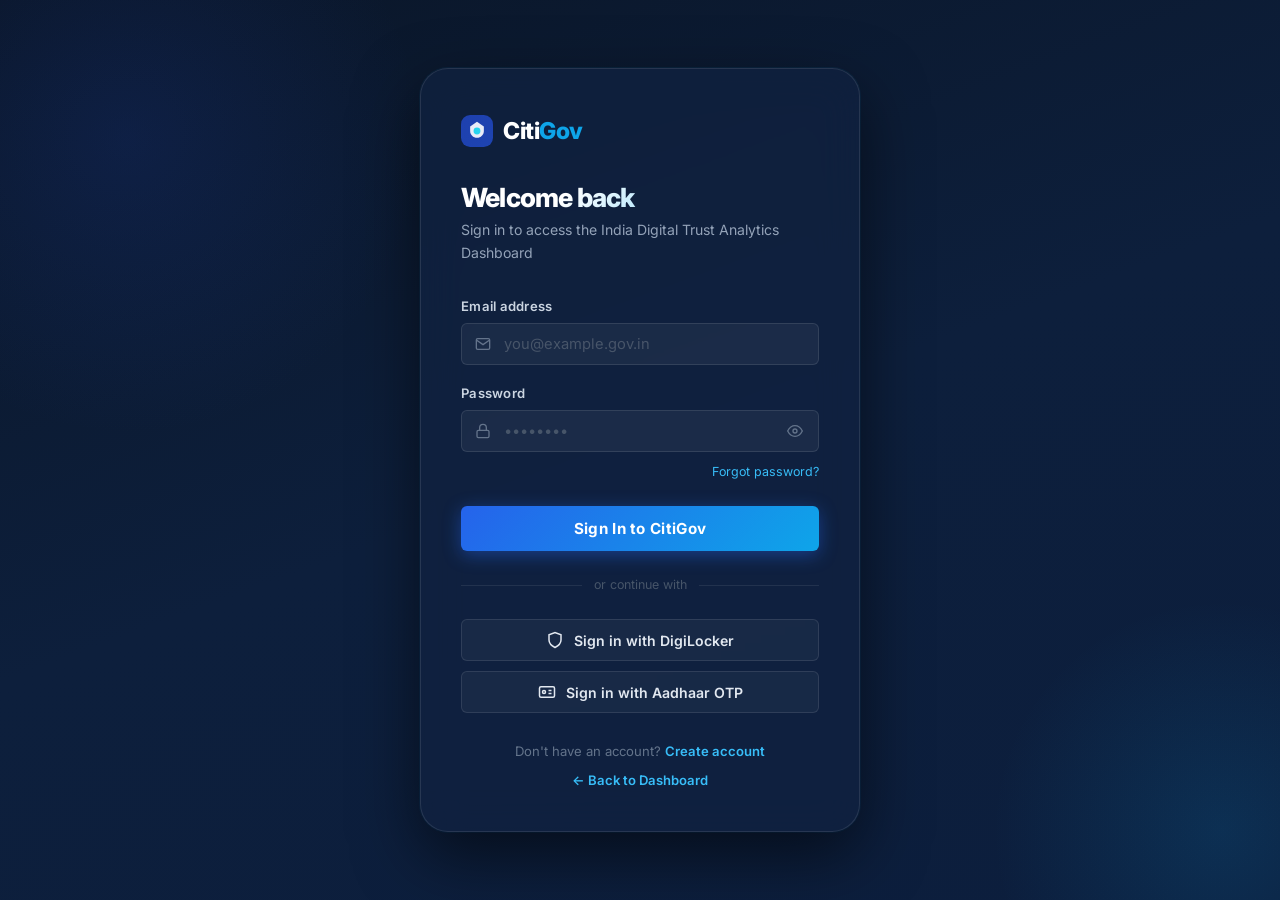
<file: login.html>
<!DOCTYPE html>
<html lang="en">
<head>
  <meta charset="UTF-8" />
  <meta name="viewport" content="width=device-width, initial-scale=1.0" />
  <meta name="description" content="Log in to CitiGov — India Citizen Trust Analytics Dashboard." />
  <title>Login — CitiGov</title>

  <!-- Google Fonts -->
  <link rel="preconnect" href="https://fonts.googleapis.com" />
  <link rel="preconnect" href="https://fonts.gstatic.com" crossorigin />
  <link href="https://fonts.googleapis.com/css2?family=Inter:wght@300;400;500;600;700;800;900&family=DM+Sans:wght@400;500;700&display=swap" rel="stylesheet" />

  <!-- Shared App Styles -->
  <link rel="stylesheet" href="css/style.css" />

  <style>
    /* ── LOGIN PAGE SPECIFIC STYLES ─────────────────────────── */
    .login-bg {
      min-height: 100vh;
      display: flex;
      align-items: center;
      justify-content: center;
      padding: 24px;
      background: linear-gradient(160deg, var(--navy) 0%, var(--navy-mid) 50%, #0c1e3d 100%);
      position: relative;
      overflow: hidden;
    }

    /* Decorative blobs */
    .login-bg::before {
      content: '';
      position: absolute;
      top: -20%;
      left: -15%;
      width: 640px;
      height: 640px;
      border-radius: 50%;
      background: radial-gradient(circle, rgba(30,64,175,.18) 0%, transparent 65%);
      pointer-events: none;
    }
    .login-bg::after {
      content: '';
      position: absolute;
      bottom: -20%;
      right: -15%;
      width: 500px;
      height: 500px;
      border-radius: 50%;
      background: radial-gradient(circle, rgba(14,165,233,.13) 0%, transparent 65%);
      pointer-events: none;
    }

    /* Card */
    .login-card {
      position: relative;
      z-index: 1;
      width: 100%;
      max-width: 440px;
      background: rgba(16, 34, 64, 0.75);
      border: 1px solid rgba(255,255,255,.1);
      border-radius: var(--radius-xl);
      padding: 44px 40px 40px;
      backdrop-filter: blur(20px);
      box-shadow: 0 24px 64px rgba(0,0,0,.55), 0 0 0 1px rgba(14,165,233,.08);
      animation: fadeUp .45s cubic-bezier(.4,0,.2,1) both;
    }

    @keyframes fadeUp {
      from { opacity: 0; transform: translateY(28px); }
      to   { opacity: 1; transform: translateY(0); }
    }

    /* Logo / branding */
    .login-brand {
      display: flex;
      align-items: center;
      gap: 10px;
      margin-bottom: 32px;
    }
    .login-brand-text {
      font-size: 1.45rem;
      font-weight: 800;
      color: var(--white);
      letter-spacing: -.5px;
    }
    .login-brand-accent { color: var(--cyan); }

    /* Heading */
    .login-heading {
      font-size: 1.65rem;
      font-weight: 800;
      letter-spacing: -.03em;
      background: linear-gradient(135deg, var(--white) 30%, var(--cyan-light));
      -webkit-background-clip: text;
      -webkit-text-fill-color: transparent;
      background-clip: text;
      margin-bottom: 6px;
    }
    .login-subtext {
      font-size: .88rem;
      color: var(--gray-400);
      margin-bottom: 32px;
    }

    /* Form fields */
    .form-group {
      display: flex;
      flex-direction: column;
      gap: 6px;
      margin-bottom: 18px;
    }
    .form-label {
      font-size: .82rem;
      font-weight: 600;
      color: var(--gray-300);
      letter-spacing: .02em;
    }
    .form-field-wrap {
      position: relative;
      display: flex;
      align-items: center;
    }
    .form-field-icon {
      position: absolute;
      left: 14px;
      color: var(--gray-500);
      pointer-events: none;
      display: flex;
    }
    .form-input {
      width: 100%;
      padding: 11px 14px 11px 42px;
      border-radius: var(--radius-sm);
      background: rgba(255,255,255,.05);
      border: 1px solid rgba(255,255,255,.1);
      color: var(--gray-100);
      font-size: .92rem;
      font-family: var(--font-main);
      transition: border-color var(--transition), box-shadow var(--transition), background var(--transition);
      outline: none;
    }
    .form-input::placeholder { color: var(--gray-600); }
    .form-input:focus {
      border-color: var(--cyan-light);
      background: rgba(14,165,233,.06);
      box-shadow: 0 0 0 3px rgba(14,165,233,.15);
    }

    /* Password toggle */
    .pw-toggle {
      position: absolute;
      right: 12px;
      background: none;
      border: none;
      color: var(--gray-500);
      cursor: pointer;
      padding: 4px;
      display: flex;
      transition: color var(--transition);
    }
    .pw-toggle:hover { color: var(--cyan-light); }

    /* Forgot password */
    .forgot-row {
      display: flex;
      justify-content: flex-end;
      margin-top: -8px;
      margin-bottom: 24px;
    }
    .forgot-link {
      font-size: .78rem;
      color: var(--cyan-light);
      transition: opacity var(--transition);
    }
    .forgot-link:hover { opacity: .75; }

    /* Login button */
    .btn-login {
      width: 100%;
      padding: 13px;
      border-radius: var(--radius-sm);
      border: none;
      font-family: var(--font-main);
      font-size: .95rem;
      font-weight: 700;
      color: var(--white);
      background: linear-gradient(135deg, var(--blue-mid), var(--cyan));
      box-shadow: 0 4px 18px rgba(37,99,235,.45);
      cursor: pointer;
      transition: transform var(--transition), box-shadow var(--transition);
      letter-spacing: .02em;
      position: relative;
      overflow: hidden;
    }
    .btn-login::after {
      content: '';
      position: absolute;
      inset: 0;
      background: rgba(255,255,255,.08);
      opacity: 0;
      transition: opacity var(--transition);
    }
    .btn-login:hover {
      transform: translateY(-2px);
      box-shadow: 0 8px 28px rgba(37,99,235,.6);
    }
    .btn-login:hover::after { opacity: 1; }
    .btn-login:active { transform: translateY(0); }

    /* Divider */
    .divider {
      display: flex;
      align-items: center;
      gap: 12px;
      margin: 24px 0;
      color: var(--gray-600);
      font-size: .78rem;
    }
    .divider::before, .divider::after {
      content: '';
      flex: 1;
      height: 1px;
      background: rgba(255,255,255,.08);
    }

    /* Social / SSO buttons */
    .sso-btn {
      width: 100%;
      padding: 11px;
      border-radius: var(--radius-sm);
      border: 1px solid rgba(255,255,255,.1);
      background: rgba(255,255,255,.04);
      color: var(--gray-200);
      font-family: var(--font-main);
      font-size: .88rem;
      font-weight: 600;
      cursor: pointer;
      display: flex;
      align-items: center;
      justify-content: center;
      gap: 10px;
      transition: all var(--transition);
      margin-bottom: 10px;
    }
    .sso-btn:hover {
      background: rgba(255,255,255,.09);
      border-color: rgba(255,255,255,.2);
      color: var(--white);
      transform: translateY(-1px);
    }

    /* Footer text */
    .login-footer-text {
      text-align: center;
      font-size: .82rem;
      color: var(--gray-500);
      margin-top: 28px;
    }
    .login-footer-text a {
      color: var(--cyan-light);
      font-weight: 600;
      transition: opacity var(--transition);
    }
    .login-footer-text a:hover { opacity: .75; }

    /* Error message */
    .form-error {
      display: none;
      font-size: .78rem;
      color: var(--red);
      background: rgba(239,68,68,.08);
      border: 1px solid rgba(239,68,68,.2);
      border-radius: var(--radius-sm);
      padding: 9px 12px;
      margin-bottom: 16px;
    }
    .form-error.visible { display: block; }

    /* Success state */
    .login-success {
      display: none;
      flex-direction: column;
      align-items: center;
      text-align: center;
      gap: 12px;
      padding: 12px 0;
    }
    .login-success.visible { display: flex; }
    .success-icon {
      width: 64px; height: 64px;
      border-radius: 50%;
      background: rgba(34,197,94,.15);
      border: 2px solid rgba(34,197,94,.3);
      display: flex; align-items: center; justify-content: center;
      font-size: 2rem;
      animation: popIn .4s cubic-bezier(.34,1.56,.64,1);
    }
    @keyframes popIn {
      from { transform: scale(0); }
      to   { transform: scale(1); }
    }
    .success-title { font-size: 1.1rem; font-weight: 700; color: var(--green); }
    .success-msg   { font-size: .85rem; color: var(--gray-400); }

    /* Responsive */
    @media (max-width: 480px) {
      .login-card { padding: 32px 22px 28px; }
    }
  </style>
</head>
<body>
  <div class="login-bg" role="main">
    <div class="login-card" aria-label="Login form">

      <!-- Brand -->
      <div class="login-brand">
        <svg width="32" height="32" viewBox="0 0 28 28" fill="none" xmlns="http://www.w3.org/2000/svg" aria-hidden="true">
          <rect width="28" height="28" rx="8" fill="url(#lgLogoGrad)"/>
          <path d="M14 6L20 10V14C20 17.314 17.314 20 14 20C10.686 20 8 17.314 8 14V10L14 6Z" fill="white" opacity="0.9"/>
          <circle cx="14" cy="14" r="3" fill="url(#lgLogoGrad2)"/>
          <defs>
            <linearGradient id="lgLogoGrad" x1="0" y1="0" x2="28" y2="28">
              <stop offset="0%" stop-color="#1e40af"/>
              <stop offset="100%" stop-color="#0ea5e9"/>
            </linearGradient>
            <linearGradient id="lgLogoGrad2" x1="0" y1="0" x2="12" y2="12">
              <stop offset="0%" stop-color="#22d3ee"/>
              <stop offset="100%" stop-color="#a5f3fc"/>
            </linearGradient>
          </defs>
        </svg>
        <span class="login-brand-text">Citi<span class="login-brand-accent">Gov</span></span>
      </div>

      <!-- Heading -->
      <h1 class="login-heading">Welcome back</h1>
      <p class="login-subtext">Sign in to access the India Digital Trust Analytics Dashboard</p>

      <!-- Login form -->
      <form id="loginForm" novalidate>

        <!-- Error banner -->
        <div class="form-error" id="loginError" role="alert">
          Invalid email or password. Please try again.
        </div>

        <!-- Email -->
        <div class="form-group">
          <label class="form-label" for="loginEmail">Email address</label>
          <div class="form-field-wrap">
            <span class="form-field-icon" aria-hidden="true">
              <svg width="16" height="16" viewBox="0 0 24 24" fill="none" stroke="currentColor" stroke-width="2">
                <path d="M4 4h16c1.1 0 2 .9 2 2v12c0 1.1-.9 2-2 2H4c-1.1 0-2-.9-2-2V6c0-1.1.9-2 2-2z"/><polyline points="22,6 12,13 2,6"/>
              </svg>
            </span>
            <input
              type="email"
              id="loginEmail"
              class="form-input"
              placeholder="you@example.gov.in"
              autocomplete="email"
              required
            />
          </div>
        </div>

        <!-- Password -->
        <div class="form-group">
          <label class="form-label" for="loginPassword">Password</label>
          <div class="form-field-wrap">
            <span class="form-field-icon" aria-hidden="true">
              <svg width="16" height="16" viewBox="0 0 24 24" fill="none" stroke="currentColor" stroke-width="2">
                <rect x="3" y="11" width="18" height="11" rx="2" ry="2"/><path d="M7 11V7a5 5 0 0 1 10 0v4"/>
              </svg>
            </span>
            <input
              type="password"
              id="loginPassword"
              class="form-input"
              placeholder="••••••••"
              autocomplete="current-password"
              required
            />
            <button
              type="button"
              class="pw-toggle"
              id="pwToggle"
              aria-label="Show or hide password"
              title="Toggle password visibility"
            >
              <svg id="eyeIcon" width="16" height="16" viewBox="0 0 24 24" fill="none" stroke="currentColor" stroke-width="2">
                <path d="M1 12s4-8 11-8 11 8 11 8-4 8-11 8-11-8-11-8z"/><circle cx="12" cy="12" r="3"/>
              </svg>
            </button>
          </div>
        </div>

        <!-- Forgot password -->
        <div class="forgot-row">
          <a href="#" class="forgot-link" id="forgotLink">Forgot password?</a>
        </div>

        <!-- Submit -->
        <button type="submit" class="btn-login" id="loginBtn">
          Sign In to CitiGov
        </button>
      </form>

      <!-- Success state (shown after login) -->
      <div class="login-success" id="loginSuccess" aria-live="polite">
        <div class="success-icon">✓</div>
        <div class="success-title">Signed in successfully!</div>
        <div class="success-msg">Redirecting to dashboard…</div>
      </div>

      <!-- Divider -->
      <div class="divider">or continue with</div>

      <!-- SSO Options -->
      <button type="button" class="sso-btn" id="digilockerSso" aria-label="Sign in with DigiLocker">
        <!-- DigiLocker-style shield icon -->
        <svg width="18" height="18" viewBox="0 0 24 24" fill="none" stroke="currentColor" stroke-width="2" aria-hidden="true">
          <path d="M12 22s8-4 8-10V5l-8-3-8 3v7c0 6 8 10 8 10z"/>
        </svg>
        Sign in with DigiLocker
      </button>
      <button type="button" class="sso-btn" id="aadhaarSso" aria-label="Sign in with Aadhaar OTP">
        <!-- ID card icon -->
        <svg width="18" height="18" viewBox="0 0 24 24" fill="none" stroke="currentColor" stroke-width="2" aria-hidden="true">
          <rect x="2" y="5" width="20" height="14" rx="2"/><circle cx="8" cy="12" r="2"/>
          <path d="M14 10h4M14 14h4"/>
        </svg>
        Sign in with Aadhaar OTP
      </button>

      <!-- Register link -->
      <p class="login-footer-text">
        Don't have an account? <a href="signup.html" id="registerLink">Create account</a>
      </p>
      <p class="login-footer-text" style="margin-top:8px;">
        <a href="index.html">← Back to Dashboard</a>
      </p>
    </div>
  </div>

  <script>
    // ── Password visibility toggle ────────────────────────────
    const pwInput  = document.getElementById('loginPassword');
    const pwToggle = document.getElementById('pwToggle');
    const eyeIcon  = document.getElementById('eyeIcon');

    const eyeOpenSVG   = `<path d="M1 12s4-8 11-8 11 8 11 8-4 8-11 8-11-8-11-8z"/><circle cx="12" cy="12" r="3"/>`;
    const eyeClosedSVG = `<path d="M17.94 17.94A10.07 10.07 0 0 1 12 20c-7 0-11-8-11-8a18.45 18.45 0 0 1 5.06-5.94"/><path d="M9.9 4.24A9.12 9.12 0 0 1 12 4c7 0 11 8 11 8a18.5 18.5 0 0 1-2.16 3.19"/><line x1="1" y1="1" x2="23" y2="23"/>`;

    pwToggle.addEventListener('click', () => {
      const hidden = pwInput.type === 'password';
      pwInput.type = hidden ? 'text' : 'password';
      eyeIcon.innerHTML = hidden ? eyeClosedSVG : eyeOpenSVG;
      pwToggle.setAttribute('aria-label', hidden ? 'Hide password' : 'Show password');
    });

    // ── Account helpers (localStorage) ───────────────────────
    function getAccounts() {
      try { return JSON.parse(localStorage.getItem('citigov_accounts') || '[]'); }
      catch { return []; }
    }

    // ── Form submission ───────────────────────────────────────
    const form         = document.getElementById('loginForm');
    const loginBtn     = document.getElementById('loginBtn');
    const loginError   = document.getElementById('loginError');
    const loginSuccess = document.getElementById('loginSuccess');

    form.addEventListener('submit', (e) => {
      e.preventDefault();
      loginError.classList.remove('visible');

      const email = document.getElementById('loginEmail').value.trim().toLowerCase();
      const pass  = document.getElementById('loginPassword').value;

      if (!email || !pass) {
        loginError.textContent = 'Please enter both email and password.';
        loginError.classList.add('visible');
        return;
      }

      loginBtn.textContent = 'Signing in…';
      loginBtn.disabled = true;

      setTimeout(() => {
        // Check built-in demo account first
        const isDemo = (email === 'admin@citigov.in' && pass === 'citigov2025');

        // Check user-created accounts stored in localStorage
        const accounts = getAccounts();
        const matched  = accounts.find(a => a.email === email && a.password === pass);

        if (isDemo || matched) {
          // Persist logged-in state
          localStorage.setItem('citigov_user', JSON.stringify({
            name : matched ? matched.name : 'Admin',
            email: email
          }));
          form.style.display = 'none';
          loginSuccess.classList.add('visible');
          setTimeout(() => { window.location.href = 'index.html'; }, 1500);
        } else {
          loginError.textContent = 'No account found with those credentials. Please check your details or create an account.';
          loginError.classList.add('visible');
          loginBtn.textContent = 'Sign In to CitiGov';
          loginBtn.disabled = false;
        }
      }, 800);
    });

    // ── SSO placeholders ──────────────────────────────────────
    document.getElementById('digilockerSso').addEventListener('click', () => {
      alert('DigiLocker SSO integration coming soon.');
    });
    document.getElementById('aadhaarSso').addEventListener('click', () => {
      alert('Aadhaar OTP login integration coming soon.');
    });

    // ── Forgot password ───────────────────────────────────────
    document.getElementById('forgotLink').addEventListener('click', (e) => {
      e.preventDefault();
      alert('Password reset link will be sent to your registered email.');
    });
  </script>
</body>
</html>
</file>
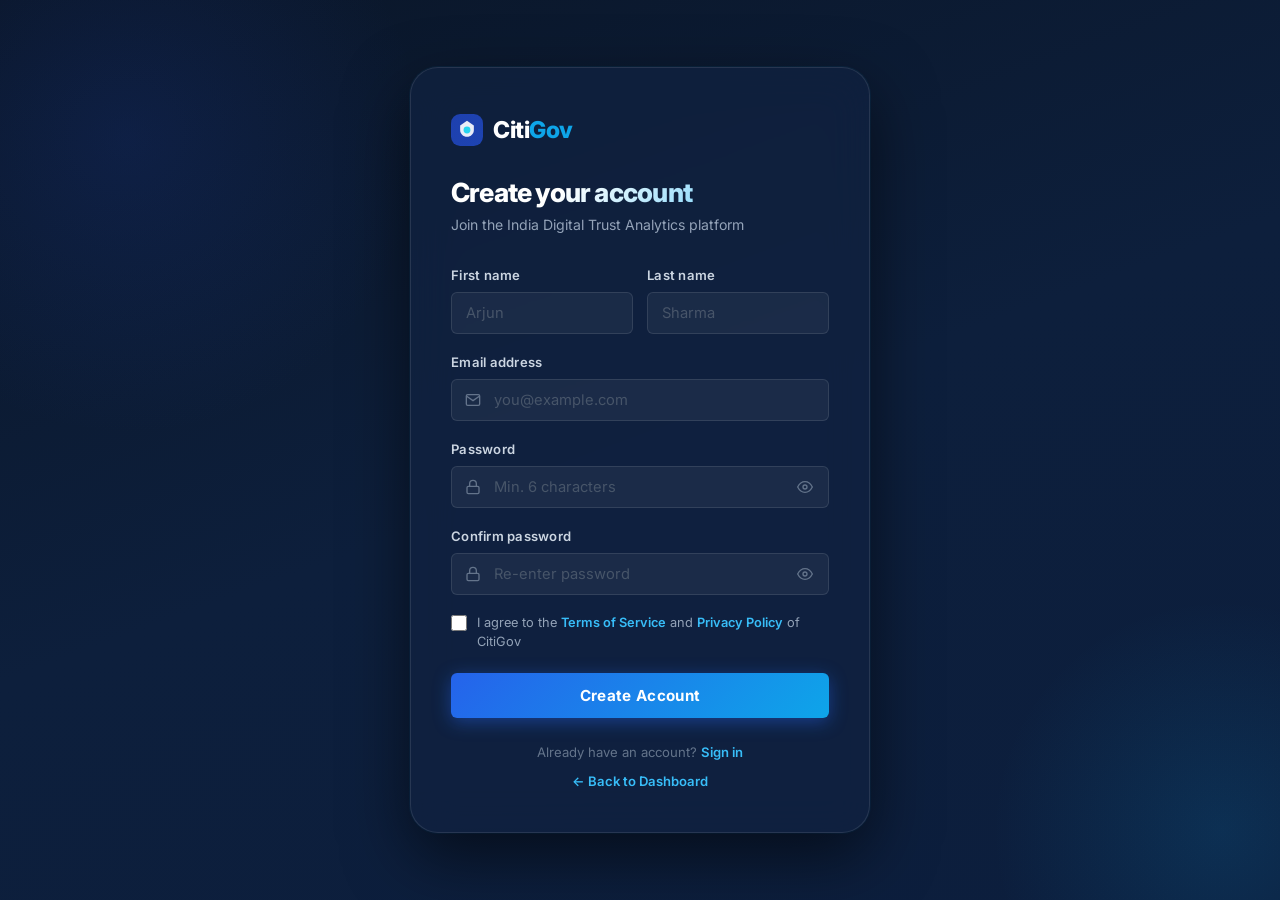
<file: signup.html>
<!DOCTYPE html>
<html lang="en">
<head>
  <meta charset="UTF-8" />
  <meta name="viewport" content="width=device-width, initial-scale=1.0" />
  <meta name="description" content="Create your CitiGov account — India Citizen Trust Analytics Dashboard." />
  <title>Create Account — CitiGov</title>

  <!-- Google Fonts -->
  <link rel="preconnect" href="https://fonts.googleapis.com" />
  <link rel="preconnect" href="https://fonts.gstatic.com" crossorigin />
  <link href="https://fonts.googleapis.com/css2?family=Inter:wght@300;400;500;600;700;800;900&family=DM+Sans:wght@400;500;700&display=swap" rel="stylesheet" />

  <!-- Shared App Styles -->
  <link rel="stylesheet" href="css/style.css" />

  <style>
    /* ── SIGNUP PAGE SPECIFIC STYLES ────────────────────────── */
    .login-bg {
      min-height: 100vh;
      display: flex;
      align-items: center;
      justify-content: center;
      padding: 24px;
      background: linear-gradient(160deg, var(--navy) 0%, var(--navy-mid) 50%, #0c1e3d 100%);
      position: relative;
      overflow: hidden;
    }
    .login-bg::before {
      content: '';
      position: absolute;
      top: -20%; left: -15%;
      width: 640px; height: 640px;
      border-radius: 50%;
      background: radial-gradient(circle, rgba(30,64,175,.18) 0%, transparent 65%);
      pointer-events: none;
    }
    .login-bg::after {
      content: '';
      position: absolute;
      bottom: -20%; right: -15%;
      width: 500px; height: 500px;
      border-radius: 50%;
      background: radial-gradient(circle, rgba(14,165,233,.13) 0%, transparent 65%);
      pointer-events: none;
    }

    .login-card {
      position: relative; z-index: 1;
      width: 100%; max-width: 460px;
      background: rgba(16,34,64,.75);
      border: 1px solid rgba(255,255,255,.1);
      border-radius: var(--radius-xl);
      padding: 44px 40px 40px;
      backdrop-filter: blur(20px);
      box-shadow: 0 24px 64px rgba(0,0,0,.55), 0 0 0 1px rgba(14,165,233,.08);
      animation: fadeUp .45s cubic-bezier(.4,0,.2,1) both;
    }
    @keyframes fadeUp {
      from { opacity: 0; transform: translateY(28px); }
      to   { opacity: 1; transform: translateY(0); }
    }

    .login-brand {
      display: flex; align-items: center; gap: 10px;
      margin-bottom: 28px;
    }
    .login-brand-text { font-size: 1.45rem; font-weight: 800; color: var(--white); letter-spacing: -.5px; }
    .login-brand-accent { color: var(--cyan); }

    .login-heading {
      font-size: 1.65rem; font-weight: 800; letter-spacing: -.03em;
      background: linear-gradient(135deg, var(--white) 30%, var(--cyan-light));
      -webkit-background-clip: text; -webkit-text-fill-color: transparent; background-clip: text;
      margin-bottom: 6px;
    }
    .login-subtext { font-size: .88rem; color: var(--gray-400); margin-bottom: 28px; }

    /* Two-column name row */
    .form-row {
      display: grid;
      grid-template-columns: 1fr 1fr;
      gap: 14px;
      margin-bottom: 18px;
    }
    .form-row .form-group { margin-bottom: 0; }

    .form-group { display: flex; flex-direction: column; gap: 6px; margin-bottom: 18px; }
    .form-label { font-size: .82rem; font-weight: 600; color: var(--gray-300); letter-spacing: .02em; }

    .form-field-wrap { position: relative; display: flex; align-items: center; }
    .form-field-icon {
      position: absolute; left: 14px;
      color: var(--gray-500); pointer-events: none; display: flex;
    }

    .form-input {
      width: 100%;
      padding: 11px 14px 11px 42px;
      border-radius: var(--radius-sm);
      background: rgba(255,255,255,.05);
      border: 1px solid rgba(255,255,255,.1);
      color: var(--gray-100); font-size: .92rem; font-family: var(--font-main);
      transition: border-color var(--transition), box-shadow var(--transition), background var(--transition);
      outline: none;
    }
    .form-input.no-icon { padding-left: 14px; }
    .form-input::placeholder { color: var(--gray-600); }
    .form-input:focus {
      border-color: var(--cyan-light);
      background: rgba(14,165,233,.06);
      box-shadow: 0 0 0 3px rgba(14,165,233,.15);
    }
    .form-input.invalid { border-color: var(--red); }
    .field-hint { font-size: .72rem; color: var(--gray-500); }
    .field-hint.error { color: var(--red); display: none; }
    .field-hint.error.visible { display: block; }

    /* Password strength bar */
    .pw-strength-wrap { margin-top: 6px; }
    .pw-strength-bar {
      height: 4px; border-radius: 2px;
      background: rgba(255,255,255,.07);
      overflow: hidden;
    }
    .pw-strength-fill {
      height: 100%; border-radius: 2px;
      width: 0%;
      transition: width .3s ease, background .3s ease;
    }
    .pw-strength-label { font-size: .7rem; color: var(--gray-500); margin-top: 4px; }

    /* Password toggle */
    .pw-toggle {
      position: absolute; right: 12px;
      background: none; border: none; color: var(--gray-500);
      cursor: pointer; padding: 4px; display: flex;
      transition: color var(--transition);
    }
    .pw-toggle:hover { color: var(--cyan-light); }

    /* Terms checkbox */
    .terms-row {
      display: flex; align-items: flex-start; gap: 10px;
      margin-bottom: 22px;
    }
    .terms-check {
      width: 16px; height: 16px; margin-top: 2px;
      accent-color: var(--cyan-light); cursor: pointer; flex-shrink: 0;
    }
    .terms-text { font-size: .8rem; color: var(--gray-400); line-height: 1.5; }
    .terms-text a { color: var(--cyan-light); font-weight: 600; }
    .terms-text a:hover { opacity: .75; }

    /* Submit button */
    .btn-login {
      width: 100%; padding: 13px;
      border-radius: var(--radius-sm); border: none;
      font-family: var(--font-main); font-size: .95rem; font-weight: 700; color: var(--white);
      background: linear-gradient(135deg, var(--blue-mid), var(--cyan));
      box-shadow: 0 4px 18px rgba(37,99,235,.45);
      cursor: pointer;
      transition: transform var(--transition), box-shadow var(--transition);
      letter-spacing: .02em; position: relative; overflow: hidden;
    }
    .btn-login::after {
      content: ''; position: absolute; inset: 0;
      background: rgba(255,255,255,.08); opacity: 0;
      transition: opacity var(--transition);
    }
    .btn-login:hover { transform: translateY(-2px); box-shadow: 0 8px 28px rgba(37,99,235,.6); }
    .btn-login:hover::after { opacity: 1; }
    .btn-login:active { transform: translateY(0); }
    .btn-login:disabled { opacity: .6; cursor: not-allowed; transform: none; }

    /* Error / success banners */
    .form-error {
      display: none; font-size: .78rem; color: var(--red);
      background: rgba(239,68,68,.08); border: 1px solid rgba(239,68,68,.2);
      border-radius: var(--radius-sm); padding: 9px 12px; margin-bottom: 16px;
    }
    .form-error.visible { display: block; }

    .login-success {
      display: none; flex-direction: column; align-items: center;
      text-align: center; gap: 12px; padding: 12px 0;
    }
    .login-success.visible { display: flex; }
    .success-icon {
      width: 64px; height: 64px; border-radius: 50%;
      background: rgba(34,197,94,.15); border: 2px solid rgba(34,197,94,.3);
      display: flex; align-items: center; justify-content: center;
      font-size: 2rem;
      animation: popIn .4s cubic-bezier(.34,1.56,.64,1);
    }
    @keyframes popIn { from { transform: scale(0); } to { transform: scale(1); } }
    .success-title { font-size: 1.1rem; font-weight: 700; color: var(--green); }
    .success-msg   { font-size: .85rem; color: var(--gray-400); }

    .login-footer-text {
      text-align: center; font-size: .82rem; color: var(--gray-500); margin-top: 24px;
    }
    .login-footer-text a { color: var(--cyan-light); font-weight: 600; transition: opacity var(--transition); }
    .login-footer-text a:hover { opacity: .75; }

    @media (max-width: 480px) {
      .login-card { padding: 32px 22px 28px; }
      .form-row   { grid-template-columns: 1fr; }
    }
  </style>
</head>
<body>
  <div class="login-bg" role="main">
    <div class="login-card" aria-label="Create account form">

      <!-- Brand -->
      <div class="login-brand">
        <svg width="32" height="32" viewBox="0 0 28 28" fill="none" xmlns="http://www.w3.org/2000/svg" aria-hidden="true">
          <rect width="28" height="28" rx="8" fill="url(#suLogoGrad)"/>
          <path d="M14 6L20 10V14C20 17.314 17.314 20 14 20C10.686 20 8 17.314 8 14V10L14 6Z" fill="white" opacity="0.9"/>
          <circle cx="14" cy="14" r="3" fill="url(#suLogoGrad2)"/>
          <defs>
            <linearGradient id="suLogoGrad" x1="0" y1="0" x2="28" y2="28">
              <stop offset="0%" stop-color="#1e40af"/><stop offset="100%" stop-color="#0ea5e9"/>
            </linearGradient>
            <linearGradient id="suLogoGrad2" x1="0" y1="0" x2="12" y2="12">
              <stop offset="0%" stop-color="#22d3ee"/><stop offset="100%" stop-color="#a5f3fc"/>
            </linearGradient>
          </defs>
        </svg>
        <span class="login-brand-text">Citi<span class="login-brand-accent">Gov</span></span>
      </div>

      <!-- Heading -->
      <h1 class="login-heading">Create your account</h1>
      <p class="login-subtext">Join the India Digital Trust Analytics platform</p>

      <!-- Error banner -->
      <div class="form-error" id="signupError" role="alert"></div>

      <!-- Signup form -->
      <form id="signupForm" novalidate>

        <!-- Name row -->
        <div class="form-row">
          <div class="form-group">
            <label class="form-label" for="firstName">First name</label>
            <div class="form-field-wrap">
              <input type="text" id="firstName" class="form-input no-icon"
                     placeholder="Arjun" autocomplete="given-name" required />
            </div>
            <span class="field-hint error" id="firstNameErr">Required</span>
          </div>
          <div class="form-group">
            <label class="form-label" for="lastName">Last name</label>
            <div class="form-field-wrap">
              <input type="text" id="lastName" class="form-input no-icon"
                     placeholder="Sharma" autocomplete="family-name" required />
            </div>
            <span class="field-hint error" id="lastNameErr">Required</span>
          </div>
        </div>

        <!-- Email -->
        <div class="form-group">
          <label class="form-label" for="signupEmail">Email address</label>
          <div class="form-field-wrap">
            <span class="form-field-icon" aria-hidden="true">
              <svg width="16" height="16" viewBox="0 0 24 24" fill="none" stroke="currentColor" stroke-width="2">
                <path d="M4 4h16c1.1 0 2 .9 2 2v12c0 1.1-.9 2-2 2H4c-1.1 0-2-.9-2-2V6c0-1.1.9-2 2-2z"/>
                <polyline points="22,6 12,13 2,6"/>
              </svg>
            </span>
            <input type="email" id="signupEmail" class="form-input"
                   placeholder="you@example.com" autocomplete="email" required />
          </div>
          <span class="field-hint error" id="emailErr">Please enter a valid email address.</span>
        </div>

        <!-- Password -->
        <div class="form-group">
          <label class="form-label" for="signupPassword">Password</label>
          <div class="form-field-wrap">
            <span class="form-field-icon" aria-hidden="true">
              <svg width="16" height="16" viewBox="0 0 24 24" fill="none" stroke="currentColor" stroke-width="2">
                <rect x="3" y="11" width="18" height="11" rx="2" ry="2"/>
                <path d="M7 11V7a5 5 0 0 1 10 0v4"/>
              </svg>
            </span>
            <input type="password" id="signupPassword" class="form-input"
                   placeholder="Min. 6 characters" autocomplete="new-password" required />
            <button type="button" class="pw-toggle" id="pwToggle1" aria-label="Show or hide password">
              <svg id="eyeIcon1" width="16" height="16" viewBox="0 0 24 24" fill="none" stroke="currentColor" stroke-width="2">
                <path d="M1 12s4-8 11-8 11 8 11 8-4 8-11 8-11-8-11-8z"/>
                <circle cx="12" cy="12" r="3"/>
              </svg>
            </button>
          </div>
          <!-- Strength bar -->
          <div class="pw-strength-wrap" id="strengthWrap" style="display:none;">
            <div class="pw-strength-bar"><div class="pw-strength-fill" id="strengthFill"></div></div>
            <div class="pw-strength-label" id="strengthLabel"></div>
          </div>
          <span class="field-hint error" id="passwordErr">Password must be at least 6 characters.</span>
        </div>

        <!-- Confirm Password -->
        <div class="form-group">
          <label class="form-label" for="confirmPassword">Confirm password</label>
          <div class="form-field-wrap">
            <span class="form-field-icon" aria-hidden="true">
              <svg width="16" height="16" viewBox="0 0 24 24" fill="none" stroke="currentColor" stroke-width="2">
                <rect x="3" y="11" width="18" height="11" rx="2" ry="2"/>
                <path d="M7 11V7a5 5 0 0 1 10 0v4"/>
              </svg>
            </span>
            <input type="password" id="confirmPassword" class="form-input"
                   placeholder="Re-enter password" autocomplete="new-password" required />
            <button type="button" class="pw-toggle" id="pwToggle2" aria-label="Show or hide confirm password">
              <svg id="eyeIcon2" width="16" height="16" viewBox="0 0 24 24" fill="none" stroke="currentColor" stroke-width="2">
                <path d="M1 12s4-8 11-8 11 8 11 8-4 8-11 8-11-8-11-8z"/>
                <circle cx="12" cy="12" r="3"/>
              </svg>
            </button>
          </div>
          <span class="field-hint error" id="confirmErr">Passwords do not match.</span>
        </div>

        <!-- Terms -->
        <div class="terms-row">
          <input type="checkbox" id="termsCheck" class="terms-check" required />
          <label for="termsCheck" class="terms-text">
            I agree to the <a href="#" onclick="return false;">Terms of Service</a> and
            <a href="#" onclick="return false;">Privacy Policy</a> of CitiGov
          </label>
        </div>

        <!-- Submit -->
        <button type="submit" class="btn-login" id="signupBtn">Create Account</button>
      </form>

      <!-- Success state -->
      <div class="login-success" id="signupSuccess" aria-live="polite">
        <div class="success-icon">✓</div>
        <div class="success-title">Account created!</div>
        <div class="success-msg">Redirecting you to the login page…</div>
      </div>

      <!-- Links -->
      <p class="login-footer-text">
        Already have an account? <a href="login.html">Sign in</a>
      </p>
      <p class="login-footer-text" style="margin-top:8px;">
        <a href="index.html">← Back to Dashboard</a>
      </p>
    </div>
  </div>

  <script>
    /* ── helpers ─────────────────────────────────────────────── */
    const eyeOpen   = `<path d="M1 12s4-8 11-8 11 8 11 8-4 8-11 8-11-8-11-8z"/><circle cx="12" cy="12" r="3"/>`;
    const eyeClosed = `<path d="M17.94 17.94A10.07 10.07 0 0 1 12 20c-7 0-11-8-11-8a18.45 18.45 0 0 1 5.06-5.94"/><path d="M9.9 4.24A9.12 9.12 0 0 1 12 4c7 0 11 8 11 8a18.5 18.5 0 0 1-2.16 3.19"/><line x1="1" y1="1" x2="23" y2="23"/>`;

    function makeToggle(inputId, toggleId, iconId) {
      const inp = document.getElementById(inputId);
      const btn = document.getElementById(toggleId);
      const ico = document.getElementById(iconId);
      btn.addEventListener('click', () => {
        const hidden = inp.type === 'password';
        inp.type = hidden ? 'text' : 'password';
        ico.innerHTML = hidden ? eyeClosed : eyeOpen;
        btn.setAttribute('aria-label', hidden ? 'Hide password' : 'Show password');
      });
    }
    makeToggle('signupPassword', 'pwToggle1', 'eyeIcon1');
    makeToggle('confirmPassword', 'pwToggle2', 'eyeIcon2');

    /* ── Password strength ───────────────────────────────────── */
    const strengthWrap  = document.getElementById('strengthWrap');
    const strengthFill  = document.getElementById('strengthFill');
    const strengthLabel = document.getElementById('strengthLabel');

    document.getElementById('signupPassword').addEventListener('input', function () {
      const val = this.value;
      if (!val) { strengthWrap.style.display = 'none'; return; }
      strengthWrap.style.display = 'block';

      let score = 0;
      if (val.length >= 6)  score++;
      if (val.length >= 10) score++;
      if (/[A-Z]/.test(val)) score++;
      if (/[0-9]/.test(val)) score++;
      if (/[^A-Za-z0-9]/.test(val)) score++;

      const levels = [
        { pct: '20%',  color: '#ef4444', label: 'Very weak'  },
        { pct: '40%',  color: '#f97316', label: 'Weak'       },
        { pct: '60%',  color: '#eab308', label: 'Fair'       },
        { pct: '80%',  color: '#22c55e', label: 'Strong'     },
        { pct: '100%', color: '#0d9488', label: 'Very strong' },
      ];
      const lvl = levels[Math.min(score, 4)];
      strengthFill.style.width    = lvl.pct;
      strengthFill.style.background = lvl.color;
      strengthLabel.textContent   = lvl.label;
      strengthLabel.style.color   = lvl.color;
    });

    /* ── localStorage helpers ────────────────────────────────── */
    function getAccounts() {
      try { return JSON.parse(localStorage.getItem('citigov_accounts') || '[]'); }
      catch { return []; }
    }
    function saveAccount(account) {
      const accounts = getAccounts();
      accounts.push(account);
      localStorage.setItem('citigov_accounts', JSON.stringify(accounts));
    }

    /* ── Validation helpers ──────────────────────────────────── */
    function showErr(id, show) {
      const el = document.getElementById(id);
      el.classList.toggle('visible', show);
    }
    function markField(id, invalid) {
      document.getElementById(id).classList.toggle('invalid', invalid);
    }

    /* ── Form submission ─────────────────────────────────────── */
    const form        = document.getElementById('signupForm');
    const signupBtn   = document.getElementById('signupBtn');
    const signupError = document.getElementById('signupError');
    const success     = document.getElementById('signupSuccess');

    form.addEventListener('submit', (e) => {
      e.preventDefault();
      signupError.classList.remove('visible');

      const first   = document.getElementById('firstName').value.trim();
      const last    = document.getElementById('lastName').value.trim();
      const email   = document.getElementById('signupEmail').value.trim().toLowerCase();
      const pass    = document.getElementById('signupPassword').value;
      const confirm = document.getElementById('confirmPassword').value;
      const terms   = document.getElementById('termsCheck').checked;

      let valid = true;

      // First name
      if (!first) { showErr('firstNameErr', true); markField('firstName', true); valid = false; }
      else         { showErr('firstNameErr', false); markField('firstName', false); }

      // Last name
      if (!last) { showErr('lastNameErr', true); markField('lastName', true); valid = false; }
      else        { showErr('lastNameErr', false); markField('lastName', false); }

      // Email
      const emailOk = /^[^\s@]+@[^\s@]+\.[^\s@]+$/.test(email);
      if (!emailOk) { showErr('emailErr', true); markField('signupEmail', true); valid = false; }
      else           { showErr('emailErr', false); markField('signupEmail', false); }

      // Password length
      if (pass.length < 6) { showErr('passwordErr', true); markField('signupPassword', true); valid = false; }
      else                   { showErr('passwordErr', false); markField('signupPassword', false); }

      // Confirm match
      if (pass !== confirm) { showErr('confirmErr', true); markField('confirmPassword', true); valid = false; }
      else                   { showErr('confirmErr', false); markField('confirmPassword', false); }

      // Terms
      if (!terms) {
        signupError.textContent = 'Please accept the Terms of Service to continue.';
        signupError.classList.add('visible');
        valid = false;
      }

      if (!valid) return;

      // Check duplicate email
      const existing = getAccounts().find(a => a.email === email);
      if (existing) {
        signupError.textContent = 'An account with this email already exists. Please sign in.';
        signupError.classList.add('visible');
        return;
      }

      // All good — save and redirect
      signupBtn.textContent = 'Creating account…';
      signupBtn.disabled = true;

      setTimeout(() => {
        saveAccount({ name: `${first} ${last}`, email, password: pass });
        form.style.display = 'none';
        success.classList.add('visible');
        setTimeout(() => { window.location.href = 'login.html'; }, 1600);
      }, 800);
    });

    /* ── Clear errors on input ───────────────────────────────── */
    ['firstName','lastName','signupEmail','signupPassword','confirmPassword'].forEach(id => {
      document.getElementById(id).addEventListener('input', () => {
        document.getElementById(id).classList.remove('invalid');
        const errId = { firstName:'firstNameErr', lastName:'lastNameErr',
                        signupEmail:'emailErr', signupPassword:'passwordErr',
                        confirmPassword:'confirmErr' }[id];
        if (errId) showErr(errId, false);
        signupError.classList.remove('visible');
      });
    });
  </script>
</body>
</html>
</file>
<file: css/style.css>
/* ============================================================
   CITIGOV — CITIZEN TRUST ANALYTICS DASHBOARD
   style.css — Complete Design System
   ============================================================ */

/* ── DESIGN TOKENS ─────────────────────────────────────────── */
:root {
  --navy:       #0a1628;
  --navy-mid:   #0d1f3c;
  --navy-card:  #102240;
  --navy-light: #1a3156;
  --blue:       #1e40af;
  --blue-mid:   #2563eb;
  --blue-light: #3b82f6;
  --cyan:       #0ea5e9;
  --cyan-light: #38bdf8;
  --teal:       #0d9488;
  --green:      #22c55e;
  --green-dark: #16a34a;
  --orange:     #f59e0b;
  --orange-dark:#d97706;
  --red:        #ef4444;
  --red-dark:   #dc2626;
  --purple:     #8b5cf6;
  --purple-dark:#7c3aed;
  --white:      #ffffff;
  --gray-50:    #f8fafc;
  --gray-100:   #f1f5f9;
  --gray-200:   #e2e8f0;
  --gray-300:   #cbd5e1;
  --gray-400:   #94a3b8;
  --gray-500:   #64748b;
  --gray-600:   #475569;
  --gray-700:   #334155;
  --gray-800:   #1e293b;
  --gray-900:   #0f172a;

  --font-main:  'Inter', 'DM Sans', system-ui, sans-serif;
  --radius-sm:  6px;
  --radius:     12px;
  --radius-lg:  20px;
  --radius-xl:  28px;
  --shadow-sm:  0 1px 3px rgba(0,0,0,.3);
  --shadow:     0 4px 20px rgba(0,0,0,.35);
  --shadow-lg:  0 12px 40px rgba(0,0,0,.45);
  --shadow-glow:0 0 30px rgba(30,64,175,.4);
  --transition: .25s cubic-bezier(.4,0,.2,1);
  --nav-h:      68px;
}

/* ── RESET & BASE ──────────────────────────────────────────── */
*,*::before,*::after{box-sizing:border-box;margin:0;padding:0;}
html{scroll-behavior:smooth;font-size:16px;}
body{
  font-family:var(--font-main);
  background:var(--navy);
  color:var(--gray-100);
  line-height:1.6;
  overflow-x:hidden;
  -webkit-font-smoothing:antialiased;
}
a{color:inherit;text-decoration:none;}
button{cursor:pointer;font-family:var(--font-main);border:none;background:none;}
input,textarea{font-family:var(--font-main);}
h1,h2,h3,h4{line-height:1.2;overflow-wrap:break-word;word-wrap:break-word;}
p{overflow-wrap:break-word;word-wrap:break-word;}
img,canvas,svg{display:block;max-width:100%;height:auto;}

/* ── SCROLLBAR ─────────────────────────────────────────────── */
::-webkit-scrollbar{width:6px;}
::-webkit-scrollbar-track{background:var(--navy);}
::-webkit-scrollbar-thumb{background:var(--navy-light);border-radius:3px;}
::-webkit-scrollbar-thumb:hover{background:var(--blue-mid);}

/* ── CONTAINER ─────────────────────────────────────────────── */
.container{
  max-width:1280px;
  margin:0 auto;
  padding:0 24px;
}

/* ════════════════════════════════════════════════════════════
   NAVIGATION
════════════════════════════════════════════════════════════ */
.navbar{
  position:fixed;top:0;left:0;right:0;z-index:1000;
  height:var(--nav-h);
  display:flex;align-items:center;justify-content:space-between;
  padding:0 32px;
  background:rgba(10,22,40,.92);
  backdrop-filter:blur(20px);
  border-bottom:1px solid rgba(255,255,255,.07);
  box-shadow:0 4px 24px rgba(0,0,0,.4);
}
.nav-brand{display:flex;align-items:center;gap:12px;}
.nav-logo{display:flex;align-items:center;gap:10px;}
.brand-text{font-size:1.35rem;font-weight:800;color:var(--white);letter-spacing:-.5px;}
.brand-accent{color:var(--cyan);}
.nav-tagline{font-size:.7rem;color:var(--gray-400);letter-spacing:.08em;text-transform:uppercase;padding-left:2px;}
.nav-links{display:flex;align-items:center;gap:4px;}
.nav-link{
  padding:7px 11px;border-radius:var(--radius-sm);
  font-size:.84rem;font-weight:500;color:var(--gray-300);
  white-space: nowrap;
  transition:all var(--transition);
}
.nav-link:hover,.nav-link.active{
  background:rgba(30,64,175,.25);color:var(--cyan-light);
}
.nav-actions{display:flex;align-items:center;gap:10px;}
.btn-lang,.btn-view{
  display:flex;align-items:center;gap:6px;
  padding:7px 12px;border-radius:var(--radius-sm);
  font-size:.82rem;font-weight:500;color:var(--gray-300);
  background:rgba(255,255,255,.06);border:1px solid rgba(255,255,255,.1);
  transition:all var(--transition);
}
.btn-lang:hover,.btn-view:hover{background:rgba(255,255,255,.12);color:var(--white);}
.btn-export{
  display:flex;align-items:center;gap:7px;
  padding:8px 18px;border-radius:var(--radius-sm);
  font-size:.87rem;font-weight:600;
  background:linear-gradient(135deg,var(--blue-mid),var(--cyan));
  color:var(--white);
  box-shadow:0 2px 12px rgba(37,99,235,.4);
  transition:all var(--transition);
}
.btn-export:hover{transform:translateY(-2px);box-shadow:0 6px 20px rgba(37,99,235,.5);}
.btn-login-nav{
  display:flex;align-items:center;gap:7px;
  padding:8px 18px;border-radius:var(--radius-sm);
  font-size:.87rem;font-weight:600;
  background:rgba(14,165,233,.15);
  color:var(--cyan-light);
  border:1px solid rgba(14,165,233,.25);
  transition:all var(--transition);
  text-decoration:none;
}
.btn-login-nav:hover{
  background:rgba(14,165,233,.28);
  color:var(--white);
  transform:translateY(-2px);
  box-shadow:0 4px 14px rgba(14,165,233,.3);
}

.nav-hamburger{
  display:none;flex-direction:column;gap:5px;padding:6px;
  background:rgba(255,255,255,.06);border-radius:6px;
  border:1px solid rgba(255,255,255,.1);
}
.nav-hamburger span{
  display:block;width:20px;height:2px;
  background:var(--gray-300);border-radius:1px;
  transition:var(--transition);
}

/* ════════════════════════════════════════════════════════════
   SECTION COMMON
════════════════════════════════════════════════════════════ */
.section{
  padding:80px 0;
  position:relative;
}
.hero-section{
  padding-top:calc(var(--nav-h) + 60px);
  background:linear-gradient(160deg,var(--navy) 0%,var(--navy-mid) 50%,#0c1e3d 100%);
}
.hero-section::before{
  content:'';position:absolute;inset:0;pointer-events:none;
  background:radial-gradient(ellipse 80% 60% at 50% 0%,rgba(30,64,175,.18) 0%,transparent 70%);
}
.dark-section{
  background:linear-gradient(180deg,var(--navy-mid) 0%,var(--gray-900) 100%);
}
.gradient-section{
  background:linear-gradient(160deg,#0f1f40 0%,#0a1628 40%,#0d1e3c 100%);
  position:relative;overflow:hidden;
}
.gradient-section::before{
  content:'';position:absolute;top:-40%;right:-20%;
  width:600px;height:600px;border-radius:50%;
  background:radial-gradient(circle,rgba(14,165,233,.1) 0%,transparent 70%);
  pointer-events:none;
}

/* Section Header */
.section-header{text-align:center;margin-bottom:52px;}
.section-badge{
  display:inline-flex;align-items:center;gap:8px;
  padding:5px 16px;border-radius:99px;
  font-size:.75rem;font-weight:600;letter-spacing:.1em;text-transform:uppercase;
  background:rgba(37,99,235,.2);color:var(--cyan-light);
  border:1px solid rgba(14,165,233,.2);
  margin-bottom:16px;
}
.section-badge.light{background:rgba(255,255,255,.08);color:var(--gray-200);border-color:rgba(255,255,255,.15);}
.badge-dot{width:7px;height:7px;background:var(--green);border-radius:50%;}
.badge-dot.pulse{animation:pulse 2s infinite;}
@keyframes pulse{0%,100%{opacity:1;transform:scale(1);}50%{opacity:.6;transform:scale(.85);}}
.section-title{
  font-size:2.2rem;font-weight:800;letter-spacing:-.03em;
  background:linear-gradient(135deg,var(--white) 30%,var(--cyan-light));
  -webkit-background-clip:text;-webkit-text-fill-color:transparent;background-clip:text;
  margin-bottom:12px;
}
.section-title.light{-webkit-text-fill-color:var(--white);}
.section-subtitle{font-size:1.05rem;color:var(--gray-400);max-width:600px;margin:0 auto;}
.section-subtitle.light{color:var(--gray-300);}

/* ════════════════════════════════════════════════════════════
   CARDS
════════════════════════════════════════════════════════════ */
.card{
  background:rgba(16,34,64,.7);
  border:1px solid rgba(255,255,255,.08);
  border-radius:var(--radius-lg);
  padding:28px;
  backdrop-filter:blur(12px);
  box-shadow:var(--shadow);
  transition:transform var(--transition),box-shadow var(--transition);
}
.card:hover{transform:translateY(-3px);box-shadow:var(--shadow-lg);}
.dark-card{
  background:rgba(9,18,36,.7);
  border-color:rgba(255,255,255,.06);
}
.card-header{display:flex;align-items:center;justify-content:space-between;margin-bottom:20px;flex-wrap:wrap;gap:10px;}
.card-title{font-size:1rem;font-weight:700;color:var(--white);}
.card-title.light{color:var(--gray-100);}
.card-badge{
  font-size:.7rem;font-weight:700;padding:3px 10px;border-radius:99px;
  background:rgba(37,99,235,.2);color:var(--cyan-light);border:1px solid rgba(14,165,233,.2);
}
.card-badge.badge-2025{background:rgba(34,197,94,.15);color:var(--green);border-color:rgba(34,197,94,.2);}
.card-label{
  font-size:.72rem;font-weight:600;letter-spacing:.1em;text-transform:uppercase;
  color:var(--gray-400);margin-bottom:12px;
}

/* ════════════════════════════════════════════════════════════
   SECTION 1 — HERO / SCORECARD
════════════════════════════════════════════════════════════ */
.hero-grid{
  display:grid;
  grid-template-columns: minmax(260px, 1fr) 2fr minmax(360px, 1.5fr);
  grid-template-rows: auto auto;
  gap:24px;
}
@media (max-width: 1280px) {
  .hero-grid { grid-template-columns: 1fr 1.5fr; }
  .trust-gauge-card { grid-column: 1; grid-row: 1; }
  .chart-card { grid-column: 2; grid-row: 1; }
  .heatmap-card { grid-column: 1 / -1; grid-row: 2; }
  .stats-strip { grid-column: 1 / -1; grid-row: 3; }
}
.trust-gauge-card{
  grid-column:1;grid-row:1;
  display:flex;flex-direction:column;align-items:center;
  text-align:center;position:relative;
}
.gauge-container{position:relative;width:240px;height:140px;margin:0 auto;}
#gaugeChart{width:240px!important;height:140px!important;}
.gauge-value{
  position:absolute;top:50%;left:50%;transform:translate(-50%,-30%);
  display:flex;align-items:baseline;gap:2px;
}
.gauge-number{font-size:2.6rem;font-weight:900;color:var(--white);}
.gauge-unit{font-size:1.2rem;font-weight:700;color:var(--cyan-light);}
.gauge-label-bottom{font-size:.8rem;color:var(--gray-400);margin-top:4px;}
.trust-trend{
  display:flex;align-items:center;gap:8px;margin-top:12px;
  background:rgba(34,197,94,.1);border:1px solid rgba(34,197,94,.2);
  padding:5px 14px;border-radius:99px;
}
.trend-up{color:var(--green);font-weight:700;font-size:.9rem;}
.trend-label{color:var(--gray-400);font-size:.8rem;}
.tooltip-trigger{
  display:flex;align-items:center;gap:5px;margin-top:10px;
  color:var(--gray-500);font-size:.72rem;cursor:pointer;
  transition:color var(--transition);
}
.tooltip-trigger:hover{color:var(--cyan-light);}

/* Sector Chart */
.chart-card{grid-column:2;grid-row:1;}
.chart-wrapper{position:relative;height:350px;margin-top:12px;}

/* Regional Heatmap */
.heatmap-card{grid-column:3;grid-row:1;min-width:380px;}
.region-grid-wrapper{display:grid;grid-template-columns:1fr 1fr;gap:24px;margin-top:20px;}
@media (max-width: 768px) { .region-grid-wrapper { grid-template-columns: 1fr; } }
.region-sub-col{display:flex;flex-direction:column;gap:12px;}
.region-sub-title{font-size:.7rem;font-weight:700;color:var(--gray-500);text-transform:uppercase;letter-spacing:.05em;margin-bottom:4px;padding-bottom:6px;border-bottom:1px solid rgba(255,255,255,0.05);}
.filter-tabs{display:flex;gap:4px;}
.filter-tab{
  padding:4px 12px;border-radius:99px;font-size:.75rem;font-weight:600;
  border:1px solid rgba(255,255,255,.1);color:var(--gray-400);
  transition:all var(--transition);
}
.filter-tab.active,.filter-tab:hover{
  background:rgba(37,99,235,.25);color:var(--cyan-light);
  border-color:rgba(14,165,233,.3);
}
.region-list{display:flex;flex-direction:column;gap:10px;}
.region-item{
  display:grid;grid-template-columns:1fr auto 60px;
  align-items:center;gap:12px;
}
.region-name{font-size:.85rem;color:var(--gray-200);}
.region-pct{font-size:.85rem;font-weight:700;color:var(--white);}
.region-bar{height:6px;background:rgba(255,255,255,.08);border-radius:3px;overflow:hidden;}
.region-fill{height:100%;border-radius:3px;transition:width 1.2s cubic-bezier(.4,0,.2,1);}
.region-fill.high{background:linear-gradient(90deg,var(--green),var(--teal));}
.region-fill.mid{background:linear-gradient(90deg,var(--orange),#fbbf24);}
.region-fill.low{background:linear-gradient(90deg,var(--red),var(--orange));}
.region-flag{font-size:1.1rem;}

/* Stats Strip */
.stats-strip{
  grid-column:1/-1;grid-row:2;
  display:grid;grid-template-columns:repeat(auto-fit, minmax(240px, 1fr));
  gap:16px;
}
.stat-item{
  display:flex;flex-direction:column;align-items:center;gap:8px;
  background:rgba(255,255,255,.04);border:1px solid rgba(255,255,255,.07);
  border-radius:var(--radius);padding:20px 16px;text-align:center;
  transition:all var(--transition);
}
.stat-item:hover{background:rgba(255,255,255,.07);transform:translateY(-2px);}
.stat-icon{
  width:42px;height:42px;border-radius:12px;
  display:flex;align-items:center;justify-content:center;
}
.stat-blue{background:rgba(37,99,235,.2);}
.stat-green{background:rgba(34,197,94,.15);}
.stat-orange{background:rgba(245,158,11,.15);}
.stat-purple{background:rgba(139,92,246,.15);}
.stat-icon svg{stroke:var(--cyan-light);}
.stat-blue svg{stroke:var(--blue-light);}
.stat-green svg{stroke:var(--green);}
.stat-orange svg{stroke:var(--orange);}
.stat-purple svg{stroke:var(--purple);}
.stat-value{font-size:1.7rem;font-weight:900;color:var(--white);}
.stat-label{font-size:.75rem;color:var(--gray-400);line-height:1.4;}

/* ════════════════════════════════════════════════════════════
   SECTION 2 — TRUST PILLARS
════════════════════════════════════════════════════════════ */
.pillars-grid{
  display:grid;grid-template-columns:repeat(auto-fit, minmax(260px, 1fr));
  gap:20px;
}
.pillar-card{
  background:rgba(16,34,64,.7);
  border:1px solid rgba(255,255,255,.08);
  border-radius:var(--radius-lg);
  padding:28px 22px;
  cursor:pointer;
  transition:all var(--transition);
  position:relative;overflow:hidden;
}
.pillar-card::before{
  content:'';position:absolute;inset:0;border-radius:var(--radius-lg);
  background:linear-gradient(135deg,rgba(37,99,235,.08) 0%,transparent 60%);
  opacity:0;transition:opacity var(--transition);
}
.pillar-card:hover::before,.pillar-card[aria-expanded="true"]::before{opacity:1;}
.pillar-card:hover,.pillar-card[aria-expanded="true"]{
  border-color:rgba(14,165,233,.35);
  transform:translateY(-4px);
  box-shadow:0 12px 40px rgba(0,0,0,.5),0 0 0 1px rgba(14,165,233,.15);
}
.pillar-card:focus{outline:2px solid var(--cyan);outline-offset:3px;}
.pillar-icon{font-size:2rem;margin-bottom:14px;}

/* Score Ring */
.pillar-score-ring{width:80px;height:80px;position:relative;margin-bottom:14px;}
.ring-svg{width:80px;height:80px;}
.ring-progress{
  transition:stroke-dashoffset 1.4s cubic-bezier(.4,0,.2,1);
}
.ring-label{
  position:absolute;top:50%;left:50%;transform:translate(-50%,-50%);
  font-size:.95rem;font-weight:800;color:var(--white);
}
.pillar-title{font-size:.95rem;font-weight:700;color:var(--white);margin-bottom:8px;}
.pillar-stat{font-size:.78rem;color:var(--gray-400);margin-bottom:12px;line-height:1.5;}
.pillar-badges{display:flex;flex-wrap:wrap;gap:5px;margin-bottom:12px;}
.cert-badge{
  font-size:.65rem;font-weight:600;padding:3px 8px;border-radius:4px;
  background:rgba(37,99,235,.15);color:var(--blue-light);border:1px solid rgba(37,99,235,.2);
}
.cert-badge.green{background:rgba(34,197,94,.1);color:var(--green);border-color:rgba(34,197,94,.2);}
.cert-badge.orange{background:rgba(245,158,11,.1);color:var(--orange);border-color:rgba(245,158,11,.2);}
.cert-badge.purple{background:rgba(139,92,246,.1);color:var(--purple);border-color:rgba(139,92,246,.2);}
.pillar-expand-hint{
  font-size:.72rem;color:var(--gray-500);transition:color var(--transition);
}
.pillar-card:hover .pillar-expand-hint{color:var(--cyan-light);}
.pillar-detail{
  max-height:0;overflow:hidden;
  transition:max-height .5s cubic-bezier(.4,0,.2,1),opacity .4s;
  opacity:0;margin-top:0;
}
.pillar-detail.open{max-height:200px;opacity:1;margin-top:16px;}
.detail-stats{display:flex;flex-direction:column;gap:6px;margin-bottom:12px;}
.detail-stat{font-size:.78rem;color:var(--gray-300);padding:5px 0;border-bottom:1px solid rgba(255,255,255,.05);}
.detail-stat strong{color:var(--cyan-light);}
.detail-bar{display:flex;flex-direction:column;gap:5px;}
.bar-label{font-size:.72rem;color:var(--gray-400);}
.progress-bar{
  height:6px;background:rgba(255,255,255,.08);border-radius:3px;overflow:hidden;
}
.progress-fill{
  height:100%;border-radius:3px;
  transition:width 1.2s cubic-bezier(.4,0,.2,1);
}
.bar-val{font-size:.78rem;font-weight:600;color:var(--white);}

/* ════════════════════════════════════════════════════════════
   SECTION 3 — REALITY GAP
════════════════════════════════════════════════════════════ */
.gap-grid{display:grid;grid-template-columns:1fr 1fr;gap:24px;}

.pain-points{display:flex;flex-direction:column;gap:18px;}
.pain-item{display:flex;flex-direction:column;gap:8px;position:relative;}
.pain-content{display:flex;align-items:center;gap:10px;}
.pain-icon{font-size:1.4rem;}
.pain-stat{font-size:1.6rem;font-weight:900;color:var(--white);}
.pain-label{font-size:.82rem;color:var(--gray-300);}
.pain-bar-outer{height:6px;background:rgba(255,255,255,.07);border-radius:3px;overflow:hidden;}
.pain-bar-inner{height:100%;background:linear-gradient(90deg,var(--red),var(--orange));border-radius:3px;transition:width 1.4s cubic-bezier(.4,0,.2,1);}

/* Journey Map */
.journey-card{overflow:hidden;}
.toggle-group{display:flex;gap:0;border:1px solid rgba(255,255,255,.12);border-radius:6px;overflow:hidden;}
.toggle-btn{
  padding:6px 16px;font-size:.8rem;font-weight:600;
  color:var(--gray-400);background:transparent;
  transition:all var(--transition);
}
.toggle-btn.active{background:rgba(37,99,235,.3);color:var(--white);}
.journey-map{
  display:flex;flex-direction:column;gap:0;
  margin-top:16px;position:relative;
}
.journey-step{
  display:flex;align-items:flex-start;gap:16px;
  padding:14px 0;border-bottom:1px solid rgba(255,255,255,.05);
  position:relative;
  transition:all var(--transition);
}
.journey-step:last-child{border-bottom:none;}
.step-node{
  width:36px;height:36px;border-radius:50%;
  display:flex;align-items:center;justify-content:center;
  font-size:1rem;flex-shrink:0;
  box-shadow:0 0 0 4px rgba(255,255,255,.04);
}
.step-node.bad{background:rgba(239,68,68,.2);border:2px solid rgba(239,68,68,.4);}
.step-node.neutral{background:rgba(245,158,11,.15);border:2px solid rgba(245,158,11,.3);}
.step-node.good{background:rgba(34,197,94,.15);border:2px solid rgba(34,197,94,.3);}
.step-content{flex:1;}
.step-title{font-size:.9rem;font-weight:600;color:var(--white);margin-bottom:3px;}
.step-desc{font-size:.78rem;color:var(--gray-400);}
.step-frustration{
  font-size:.72rem;padding:2px 8px;border-radius:4px;margin-top:5px;display:inline-block;
}
.step-frustration.high{background:rgba(239,68,68,.1);color:var(--red);}
.step-frustration.med{background:rgba(245,158,11,.1);color:var(--orange);}
.step-frustration.low{background:rgba(34,197,94,.1);color:var(--green);}

/* ════════════════════════════════════════════════════════════
   SECTION 4 — BARRIER ANALYSIS
════════════════════════════════════════════════════════════ */
.barrier-grid{display:grid;grid-template-columns:1.1fr 1fr;gap:24px;}
.barrier-chart-card{position:relative;}
.chart-legend{display:flex;gap:12px;}
.legend-item{display:flex;align-items:center;gap:5px;font-size:.75rem;color:var(--gray-400);}
.legend-dot{width:8px;height:8px;border-radius:50%;}
.legend-dot.red{background:var(--red);}
.legend-dot.orange{background:var(--orange);}
.legend-dot.yellow{background:#eab308;}

/* Quadrant */
.quadrant-container{
  position:relative;height:420px;
  background:rgba(0,0,0,0.22);
  border:1px solid rgba(255,255,255,.07);
  border-radius:var(--radius);overflow:hidden;
  margin-top:12px;
  box-shadow:inset 0 0 50px rgba(14,165,233,0.06);
}
.quadrant-axis{
  position:absolute;font-size:.65rem;color:var(--gray-600);
  pointer-events:none;
}
.y-axis{bottom:8px;left:50%;transform:translateX(-50%);white-space:nowrap;}
.x-axis{
  top:50%;left:6px;
  writing-mode:vertical-rl;text-orientation:mixed;
  transform:translateY(-50%) rotate(180deg);white-space:nowrap;
}
.quadrant-grid{
  position:absolute;inset:0;
  display:grid;grid-template-columns:1fr 1fr;grid-template-rows:1fr 1fr;
}
.q-label{font-size:.7rem;font-weight:700;color:rgba(255,255,255,.3);text-transform:uppercase;letter-spacing:.08em;margin:12px;}
.q1{background:rgba(245,158,11,.03);border:1px solid rgba(245,158,11,.05);}
.q2{background:rgba(239,68,68,.05);border:1px solid rgba(239,68,68,0.1);box-shadow:inset 0 0 40px rgba(239,68,68,0.02);}
.q3{background:rgba(34,197,94,.02);border:1px solid rgba(34,197,94,.05);}
.q4{background:rgba(37,99,235,.04);border:1px solid rgba(37,99,235,.07);}
.barrier-dots{position:absolute;inset:0;pointer-events:none;}
.barrier-dot{
  position:absolute;
  width:44px;height:44px;border-radius:50%;
  display:flex;align-items:center;justify-content:center;
  font-size:1.1rem;
  border:2px solid rgba(255,255,255,.15);
  cursor:pointer;pointer-events:all;
  transform:translate(-50%,-50%) scale(0);
  transition:transform .6s cubic-bezier(.34,1.56,.64,1);
  box-shadow:0 4px 16px rgba(0,0,0,.4);
}
.barrier-dot.show{transform:translate(-50%,-50%) scale(1);}
.barrier-dot:hover{transform:translate(-50%,-50%) scale(1.2);box-shadow:0 0 20px rgba(14,165,233,0.3);}
.barrier-dot.critical{background:var(--red);border-color:var(--white);animation:dot-pulse 2s infinite;}
.barrier-dot.high-sev{background:var(--orange);border-color:rgba(255,255,255,0.7);}
.barrier-dot.medium-sev{background:#eab308;border-color:rgba(255,255,255,0.5);}

@keyframes dot-pulse {
  0% { box-shadow: 0 0 0 0 rgba(239, 68, 68, 0.4); }
  70% { box-shadow: 0 0 0 15px rgba(239, 68, 68, 0); }
  100% { box-shadow: 0 0 0 0 rgba(239, 68, 68, 0); }
}

/* Barrier Cards */
.barrier-cards-list{display:flex;flex-direction:column;gap:14px;}
.barrier-card{
  background:rgba(16,34,64,.5);border:1px solid rgba(255,255,255,.07);
  border-radius:var(--radius);padding:14px 18px;
  display:flex;gap:14px;align-items:center;
  cursor:pointer;transition:all var(--transition);
}
.barrier-card:hover,.barrier-card:focus{
  border-color:rgba(14,165,233,.3);background:rgba(16,34,64,.8);
  transform:translateX(4px);
  outline:none;
}
.barrier-icon{font-size:1.5rem;flex-shrink:0;padding-top:2px;}
.barrier-content{flex:1;display:flex;flex-direction:column;gap:6px;}
.barrier-header-row{display:flex;align-items:center;justify-content:space-between;gap:8px;}
.barrier-name{font-size:.9rem;font-weight:700;color:var(--white);}
.severity{font-size:.65rem;font-weight:700;padding:2px 8px;border-radius:99px;flex-shrink:0;}
.severity.critical{background:rgba(239,68,68,.15);color:var(--red);border:1px solid rgba(239,68,68,.25);}
.severity.high{background:rgba(245,158,11,.12);color:var(--orange);border:1px solid rgba(245,158,11,.2);}
.severity.medium{background:rgba(234,179,8,.1);color:#eab308;border:1px solid rgba(234,179,8,.2);}
.barrier-desc{font-size:.77rem;color:var(--gray-400);}
.barrier-progress{height:4px;background:rgba(255,255,255,.06);border-radius:2px;overflow:hidden;}
.bp-fill{height:100%;background:linear-gradient(90deg,var(--blue-mid),var(--cyan));border-radius:2px;transition:width 1.3s cubic-bezier(.4,0,.2,1);}
.barrier-solution{
  margin-top:8px;font-size:.77rem;color:var(--green);
  background:rgba(34,197,94,.07);border:1px solid rgba(34,197,94,.15);
  padding:10px 12px;border-radius:var(--radius-sm);line-height:1.6;
}
.barrier-solution.hidden{display:none;}

/* ════════════════════════════════════════════════════════════
   SECTION 5 — SIMULATOR
════════════════════════════════════════════════════════════ */
.simulator-grid{display:grid;grid-template-columns:1fr 380px;gap:24px;}
.sim-controls-card h3{margin-bottom:20px;}
.sliders-container{display:flex;flex-direction:column;gap:22px;}
.slider-row{display:flex;flex-direction:column;gap:6px;}
.slider-header{display:flex;align-items:center;justify-content:space-between;}
.slider-label{
  display:flex;align-items:center;gap:8px;
  font-size:.9rem;font-weight:600;color:var(--gray-200);cursor:pointer;
}
.slider-icon{font-size:1.1rem;}
.slider-value{
  font-size:1.1rem;font-weight:800;color:var(--cyan-light);
  min-width:48px;text-align:right;
}
.trust-slider{
  -webkit-appearance:none;appearance:none;
  width:100%;height:6px;border-radius:3px;
  background:rgba(255,255,255,.08);outline:none;cursor:pointer;
}
.trust-slider::-webkit-slider-thumb{
  -webkit-appearance:none;appearance:none;
  width:20px;height:20px;border-radius:50%;
  background:linear-gradient(135deg,var(--blue-mid),var(--cyan));
  box-shadow:0 2px 8px rgba(37,99,235,.5);
  cursor:pointer;transition:transform .2s;
}
.trust-slider::-webkit-slider-thumb:hover{transform:scale(1.25);}
.slider-caption{font-size:.72rem;color:var(--gray-500);}
.btn-reset{
  margin-top:18px;width:100%;padding:10px;border-radius:var(--radius-sm);
  font-size:.85rem;font-weight:600;color:var(--gray-300);
  background:rgba(255,255,255,.06);border:1px solid rgba(255,255,255,.1);
  transition:all var(--transition);
}
.btn-reset:hover{background:rgba(255,255,255,.1);color:var(--white);}

/* Sim Output */
.sim-output-panel{display:flex;flex-direction:column;gap:20px;}
.sim-result-card{text-align:center;}
.result-label{font-size:.75rem;font-weight:600;letter-spacing:.08em;text-transform:uppercase;color:var(--gray-400);margin-bottom:12px;}
.result-gauge{position:relative;width:180px;margin:0 auto;}
#adoptionGauge{width:180px!important;height:110px!important;}
.result-number{
  position:absolute;top:55%;left:50%;transform:translate(-50%,-50%);
  font-size:2rem;font-weight:900;color:var(--white);
}
.result-change{margin-top:8px;}
.breakdown-title{font-size:.85rem;font-weight:700;color:var(--gray-200);margin-bottom:14px;}
.breakdown-item{
  display:flex;justify-content:space-between;align-items:center;
  padding:8px 0;border-bottom:1px solid rgba(255,255,255,.05);
  font-size:.82rem;color:var(--gray-300);
}
.breakdown-val{font-weight:700;color:var(--green);}
.breakdown-total{
  display:flex;justify-content:space-between;align-items:center;
  padding:12px 0 0;font-size:.9rem;font-weight:700;color:var(--white);
}
.breakdown-val.total{font-size:1rem;color:var(--cyan-light);}

/* ════════════════════════════════════════════════════════════
   SECTION 6 — SUCCESS STORIES
════════════════════════════════════════════════════════════ */
.stories-grid{display:grid;grid-template-columns:repeat(3,1fr);gap:24px;}
.story-card{
  background:rgba(16,34,64,.7);border:1px solid rgba(255,255,255,.08);
  border-radius:var(--radius-lg);overflow:hidden;
  transition:all var(--transition);display:flex;flex-direction:column;
}
.story-card:hover{transform:translateY(-5px);box-shadow:var(--shadow-lg);border-color:rgba(14,165,233,.25);}
.story-header{
  padding:22px 24px;display:flex;align-items:center;gap:14px;
}
.va-header{background:linear-gradient(135deg,#1e3a5f,#1e40af);}
.irs-header{background:linear-gradient(135deg,#1a3300,#166534);}
.nsw-header{background:linear-gradient(135deg,#2d1b69,#4c1d95);}
.story-flag{font-size:1.8rem;}
.agency-name{font-size:1rem;font-weight:800;color:var(--white);}
.agency-country{font-size:.75rem;color:rgba(255,255,255,.6);}
.story-rating{margin-left:auto;font-size:.85rem;font-weight:700;color:var(--white);}
.badge-new{
  margin-left:auto;font-size:.65rem;font-weight:700;padding:3px 8px;
  background:rgba(34,197,94,.2);color:var(--green);border-radius:4px;
}
.story-body{padding:22px 24px;flex:1;display:flex;flex-direction:column;gap:16px;}
.story-metric-row{display:flex;gap:16px;}
.story-metric{flex:1;text-align:center;background:rgba(255,255,255,.04);border-radius:var(--radius-sm);padding:12px 8px;}
.metric-val{font-size:1.05rem;font-weight:800;color:var(--white);margin-bottom:3px;}
.metric-val.trust-improve{color:var(--green);}
.metric-label{font-size:.7rem;color:var(--gray-500);}
.story-timeline{background:rgba(0,0,0,.2);border-radius:var(--radius-sm);padding:14px;}
.timeline-header{display:flex;justify-content:space-between;font-size:.7rem;color:var(--gray-500);margin-bottom:10px;}
.timeline-track{position:relative;height:8px;background:rgba(255,255,255,.07);border-radius:4px;overflow:hidden;}
.timeline-fill{height:100%;border-radius:4px;transition:width 1.2s cubic-bezier(.4,0,.2,1);}
.va-fill{background:linear-gradient(90deg,var(--blue-mid),var(--cyan));}
.irs-fill{background:linear-gradient(90deg,var(--green-dark),var(--green));}
.nsw-fill{background:linear-gradient(90deg,var(--purple-dark),var(--purple));}
.story-slider{
  width:100%;height:4px;margin-top:10px;opacity:0;cursor:pointer;
  -webkit-appearance:none;appearance:none;border-radius:2px;
}
.timeline-milestones{position:relative;height:30px;margin-top:6px;}
.milestone{position:absolute;transform:translateX(-50%);display:flex;flex-direction:column;align-items:center;gap:2px;}
.milestone .dot{width:6px;height:6px;border-radius:50%;background:var(--cyan-light);}
.m-label{font-size:.6rem;color:var(--gray-500);white-space:nowrap;}
.story-desc{font-size:.82rem;color:var(--gray-400);line-height:1.6;}
.story-tags{display:flex;flex-wrap:wrap;gap:6px;}
.tag{
  font-size:.68rem;font-weight:600;padding:3px 8px;
  border-radius:4px;background:rgba(255,255,255,.06);color:var(--gray-400);
  border:1px solid rgba(255,255,255,.08);
}

/* ════════════════════════════════════════════════════════════
   SECTION 7 — ACTION PLANNER
════════════════════════════════════════════════════════════ */
.planner-grid{display:grid;grid-template-columns:1fr 360px;gap:24px;}
.priority-matrix{display:flex;flex-direction:column;gap:16px;}
.matrix-header{margin-bottom:4px;}
.matrix-hint{font-size:.78rem;color:var(--gray-500);margin-top:4px;}
.hint-accent{color:var(--cyan-light);}
.matrix-columns{display:grid;grid-template-columns:repeat(3,1fr);gap:14px;}
.matrix-col{
  background:rgba(9,18,36,.5);border:1px solid rgba(255,255,255,.07);
  border-radius:var(--radius);overflow:hidden;
  min-height:280px;
}
.col-header{
  display:flex;flex-direction:column;align-items:center;gap:3px;
  padding:14px 12px;font-size:.82rem;font-weight:700;color:var(--white);text-align:center;
}
.col-header.quick{background:rgba(34,197,94,.12);}
.col-header.medium{background:rgba(37,99,235,.12);}
.col-header.long{background:rgba(139,92,246,.12);}
.col-icon{font-size:1.3rem;}
.col-time{font-size:.65rem;font-weight:500;color:var(--gray-400);}
.col-items{padding:10px;display:flex;flex-direction:column;gap:8px;min-height:180px;}
.action-item{
  background:rgba(255,255,255,.05);border:1px solid rgba(255,255,255,.07);
  border-radius:var(--radius-sm);padding:10px 12px;
  cursor:grab;font-size:.8rem;color:var(--gray-200);
  display:flex;align-items:center;gap:8px;
  transition:all var(--transition);
  user-select:none;
}
.action-item:hover{background:rgba(37,99,235,.15);border-color:rgba(14,165,233,.25);}
.action-item.dragging{opacity:.5;cursor:grabbing;}
.action-item.drag-over{border-color:var(--cyan);background:rgba(14,165,233,.1);}
.action-num{
  width:22px;height:22px;border-radius:50%;
  background:rgba(37,99,235,.25);color:var(--cyan-light);
  display:flex;align-items:center;justify-content:center;
  font-size:.7rem;font-weight:700;flex-shrink:0;
}
.action-text{line-height:1.4;}

/* Planner Sidebar */
.planner-sidebar{display:flex;flex-direction:column;gap:20px;}
.roadmap-timeline{display:flex;flex-direction:column;gap:16px;position:relative;}
.roadmap-timeline::before{
  content:'';position:absolute;left:11px;top:12px;bottom:12px;
  width:2px;background:rgba(255,255,255,.08);
}
.roadmap-item{display:flex;gap:14px;align-items:flex-start;position:relative;}
.roadmap-dot{
  width:24px;height:24px;border-radius:50%;flex-shrink:0;
  border:2px solid rgba(255,255,255,.15);
  box-shadow:0 0 12px rgba(0,0,0,.3);z-index:1;
}
.green-dot{background:var(--green);}
.blue-dot{background:var(--blue-mid);}
.purple-dot{background:var(--purple);}
.roadmap-phase{font-size:.82rem;font-weight:700;color:var(--white);margin-bottom:4px;}
.roadmap-actions{font-size:.77rem;color:var(--gray-400);line-height:1.5;}

/* Feedback */
.feedback-subtext{font-size:.8rem;color:var(--gray-400);margin-bottom:14px;}
.feedback-rating{display:flex;justify-content:space-between;margin-bottom:14px;}
.rating-btn{
  font-size:1.5rem;padding:6px;border-radius:8px;
  transition:all var(--transition);
}
.rating-btn:hover,.rating-btn.selected{
  transform:scale(1.3);
  background:rgba(255,255,255,.1);
}
.feedback-input{
  width:100%;padding:10px 14px;border-radius:var(--radius-sm);
  background:rgba(255,255,255,.05);border:1px solid rgba(255,255,255,.1);
  color:var(--gray-100);font-size:.85rem;resize:none;
  transition:border-color var(--transition);margin-bottom:12px;
}
.feedback-input:focus{outline:none;border-color:var(--cyan-light);}
.btn-submit{
  width:100%;padding:11px;border-radius:var(--radius-sm);
  background:linear-gradient(135deg,var(--blue-mid),var(--cyan));
  color:var(--white);font-size:.88rem;font-weight:700;
  box-shadow:0 2px 12px rgba(37,99,235,.35);
  transition:all var(--transition);
}
.btn-submit:hover{transform:translateY(-2px);box-shadow:0 6px 20px rgba(37,99,235,.5);}
.feedback-success{
  margin-top:12px;padding:10px 14px;border-radius:var(--radius-sm);
  background:rgba(34,197,94,.1);border:1px solid rgba(34,197,94,.2);
  color:var(--green);font-size:.85rem;
}


/* ════════════════════════════════════════════════════════════
   SECTION 8 — BEHIND THE BUILD
════════════════════════════════════════════════════════════ */
.btb-section{
  background:linear-gradient(180deg,var(--navy-mid) 0%,var(--navy) 100%);
  position:relative;overflow:hidden;
}
.btb-section::before{
  content:'';position:absolute;top:-20%;right:-10%;
  width:700px;height:700px;border-radius:50%;
  background:radial-gradient(circle,rgba(37,99,235,.09) 0%,transparent 65%);
  pointer-events:none;
}

/* ── Screenshot grid ─── */
.btb-screenshots-grid{
  display:grid;
  grid-template-columns:1fr 1fr;
  gap:28px;
  margin-bottom:64px;
}
.btb-shot-featured{
  grid-column:1/-1;
  display:grid;
  grid-template-columns:1.6fr 1fr;
  gap:28px;
  align-items:center;
}
.btb-shot-card{
  background:rgba(16,34,64,.65);
  border:1px solid rgba(255,255,255,.08);
  border-radius:var(--radius-lg);
  overflow:hidden;
  transition:transform var(--transition),box-shadow var(--transition),border-color var(--transition);
}
.btb-shot-card:hover{
  transform:translateY(-5px);
  box-shadow:0 20px 50px rgba(0,0,0,.5), 0 0 0 1px rgba(14,165,233,.2);
  border-color:rgba(14,165,233,.25);
}

/* Browser chrome */
.btb-shot-frame{position:relative;}
.btb-browser-bar{
  display:flex;align-items:center;gap:6px;
  padding:10px 14px;
  background:rgba(0,0,0,.35);
  border-bottom:1px solid rgba(255,255,255,.06);
}
.btb-dot{width:10px;height:10px;border-radius:50%;flex-shrink:0;}
.btb-dot-red   {background:#ff5f57;}
.btb-dot-yellow{background:#febc2e;}
.btb-dot-green {background:#28c840;}
.btb-address-bar{
  flex:1;margin-left:8px;
  padding:3px 10px;border-radius:4px;
  background:rgba(255,255,255,.06);
  font-size:.72rem;color:var(--gray-500);
  white-space:nowrap;overflow:hidden;text-overflow:ellipsis;
}
.btb-shot-img{
  width:100%;display:block;
  aspect-ratio:16/9;object-fit:cover;
  transition:transform .5s cubic-bezier(.4,0,.2,1);
}
.btb-shot-card:hover .btb-shot-img{transform:scale(1.03);}

/* Overlay tag */
.btb-shot-overlay{
  position:absolute;bottom:10px;right:10px;
  pointer-events:none;
}
.btb-shot-tag{
  padding:3px 10px;border-radius:99px;
  font-size:.68rem;font-weight:700;
  background:rgba(14,165,233,.25);color:var(--cyan-light);
  border:1px solid rgba(14,165,233,.3);
  backdrop-filter:blur(6px);
}

/* Info panel */
.btb-shot-info{padding:22px 24px;}
.btb-shot-title{font-size:1.05rem;font-weight:700;color:var(--white);margin-bottom:8px;}
.btb-shot-desc{font-size:.83rem;color:var(--gray-400);line-height:1.65;margin-bottom:12px;}
.btb-shot-tags{display:flex;flex-wrap:wrap;gap:6px;}
.btb-tag{
  font-size:.68rem;font-weight:600;padding:3px 9px;
  border-radius:4px;
  background:rgba(37,99,235,.15);color:var(--blue-light);
  border:1px solid rgba(37,99,235,.2);
}

/* ── Divider row ─── */
.btb-divider-row{
  display:flex;align-items:center;gap:16px;
  margin:52px 0 36px;
}
.btb-divider-line{flex:1;height:1px;background:rgba(255,255,255,.07);}
.btb-divider-label{
  font-size:.72rem;font-weight:700;letter-spacing:.12em;text-transform:uppercase;
  color:var(--gray-500);white-space:nowrap;
}

/* ── Tech stack grid ─── */
.btb-stack-grid{
  display:grid;
  grid-template-columns:repeat(3,1fr);
  gap:18px;
  margin-bottom:12px;
}
.btb-stack-item{
  background:rgba(16,34,64,.5);
  border:1px solid rgba(255,255,255,.07);
  border-radius:var(--radius);
  padding:22px 20px;
  transition:all var(--transition);
}
.btb-stack-item:hover{
  background:rgba(16,34,64,.85);
  border-color:rgba(14,165,233,.2);
  transform:translateY(-3px);
}
.btb-stack-icon{
  width:48px;height:48px;border-radius:12px;
  display:flex;align-items:center;justify-content:center;
  font-size:.85rem;font-weight:800;letter-spacing:-.03em;
  margin-bottom:12px;
}
.btb-stack-name{font-size:.95rem;font-weight:700;color:var(--white);margin-bottom:6px;}
.btb-stack-desc{font-size:.78rem;color:var(--gray-400);line-height:1.55;}

/* ── Build timeline ─── */
.btb-timeline{
  display:flex;flex-direction:column;gap:0;
  position:relative;padding-left:28px;
  max-width:780px;margin:0 auto;
}
.btb-timeline::before{
  content:'';
  position:absolute;left:9px;top:12px;bottom:12px;
  width:2px;
  background:linear-gradient(180deg,var(--blue-mid),var(--cyan),var(--green),var(--purple),var(--orange));
  opacity:.3;border-radius:1px;
}
.btb-tl-item{
  display:flex;gap:20px;align-items:flex-start;
  padding:20px 0;
  border-bottom:1px solid rgba(255,255,255,.04);
  position:relative;
}
.btb-tl-item:last-child{border-bottom:none;}
.btb-tl-dot{
  position:absolute;left:-21px;top:24px;
  width:20px;height:20px;border-radius:50%;flex-shrink:0;
  border:2px solid rgba(255,255,255,.15);
  box-shadow:0 0 12px rgba(0,0,0,.4);z-index:1;
}
.btb-tl-content{flex:1;}
.btb-tl-step{
  font-size:.68rem;font-weight:700;letter-spacing:.12em;text-transform:uppercase;
  color:var(--gray-500);margin-bottom:4px;
}
.btb-tl-title{font-size:1rem;font-weight:700;color:var(--white);margin-bottom:6px;}
.btb-tl-desc{font-size:.83rem;color:var(--gray-400);line-height:1.65;}

/* ── Responsive ─── */
@media(max-width:900px){
  .btb-screenshots-grid{grid-template-columns:1fr;}
  .btb-shot-featured{grid-template-columns:1fr;grid-column:1;}
  .btb-stack-grid{grid-template-columns:repeat(2,1fr);}
}
@media(max-width:580px){
  .btb-stack-grid{grid-template-columns:1fr;}
}

/* ════════════════════════════════════════════════════════════
   ABOUT / MISSION SECTION
════════════════════════════════════════════════════════════ */
.about-section{
  background:linear-gradient(160deg,var(--navy) 0%,#0c1a32 60%,var(--navy-mid) 100%);
  position:relative;overflow:hidden;
}
.about-section::before{
  content:'';position:absolute;top:-30%;right:-10%;
  width:600px;height:600px;border-radius:50%;
  background:radial-gradient(circle,rgba(14,165,233,.12) 0%,transparent 65%);
  pointer-events:none;
}
.about-hero-row{
  display:grid;grid-template-columns:1fr 1fr;
  gap:52px;align-items:center;
}
.about-main-heading{
  font-size:2.5rem;font-weight:900;letter-spacing:-.04em;
  color:var(--white);line-height:1.15;margin-bottom:20px;
}
.about-accent{
  background:linear-gradient(135deg,var(--cyan-light),var(--blue-light));
  -webkit-background-clip:text;-webkit-text-fill-color:transparent;background-clip:text;
}
.about-lead{font-size:1rem;color:var(--gray-300);line-height:1.75;margin-bottom:28px;}
.about-cta-row{display:flex;gap:14px;flex-wrap:wrap;}
.about-btn-primary{
  display:inline-flex;align-items:center;
  padding:12px 24px;border-radius:var(--radius-sm);
  font-size:.92rem;font-weight:700;color:var(--white);
  background:linear-gradient(135deg,var(--blue-mid),var(--cyan));
  box-shadow:0 4px 18px rgba(37,99,235,.4);
  transition:all var(--transition);text-decoration:none;
}
.about-btn-primary:hover{transform:translateY(-2px);box-shadow:0 8px 28px rgba(37,99,235,.55);}
.about-btn-ghost{
  display:inline-flex;align-items:center;
  padding:12px 24px;border-radius:var(--radius-sm);
  font-size:.92rem;font-weight:600;color:var(--gray-300);
  background:rgba(255,255,255,.06);border:1px solid rgba(255,255,255,.12);
  transition:all var(--transition);text-decoration:none;
}
.about-btn-ghost:hover{background:rgba(255,255,255,.11);color:var(--white);}
.about-pillars-mini{display:grid;grid-template-columns:1fr 1fr;gap:16px;}
.about-mini-card{
  background:rgba(16,34,64,.6);border:1px solid rgba(255,255,255,.08);
  border-radius:var(--radius);padding:20px 18px;
  transition:all var(--transition);
}
.about-mini-card:hover{border-color:rgba(14,165,233,.25);transform:translateY(-3px);}
.about-mini-icon{font-size:1.6rem;margin-bottom:10px;}
.about-mini-title{font-size:.95rem;font-weight:700;color:var(--white);margin-bottom:6px;}
.about-mini-desc{font-size:.78rem;color:var(--gray-400);line-height:1.55;}
@media(max-width:860px){
  .about-hero-row{grid-template-columns:1fr;}
  .about-main-heading{font-size:1.9rem;}
}

/* Language modal section label */
.lang-section-label{
  font-size:.7rem;font-weight:700;letter-spacing:.1em;text-transform:uppercase;
  color:var(--gray-500);margin-bottom:10px;margin-top:4px;
}
.lang-modal .lang-grid{
  grid-template-columns:repeat(4,1fr);
  display:grid;gap:8px;
}
@media(max-width:500px){
  .lang-modal .lang-grid{grid-template-columns:repeat(3,1fr);}
}

/* ════════════════════════════════════════════════════════════
   FOOTER
════════════════════════════════════════════════════════════ */
.footer{

  background:var(--gray-900);
  border-top:1px solid rgba(255,255,255,.06);
  padding:52px 0 28px;
}
.footer-grid{display:grid;grid-template-columns:280px 1fr;gap:48px;margin-bottom:40px;}
.footer-desc{font-size:.82rem;color:var(--gray-500);margin-top:12px;line-height:1.6;}
.footer-links{display:grid;grid-template-columns:repeat(3,1fr);gap:24px;}
.footer-col{display:flex;flex-direction:column;gap:8px;}
.footer-col-title{font-size:.8rem;font-weight:700;color:var(--gray-200);margin-bottom:4px;text-transform:uppercase;letter-spacing:.06em;}
.footer-link{font-size:.82rem;color:var(--gray-500);transition:color var(--transition);}
.footer-link:hover{color:var(--cyan-light);}
.footer-link.small{font-size:.75rem;}
.footer-bottom{
  display:flex;justify-content:space-between;align-items:center;
  padding-top:20px;border-top:1px solid rgba(255,255,255,.06);
  font-size:.75rem;color:var(--gray-600);
}
.footer-badge{
  padding:4px 12px;border-radius:99px;
  background:rgba(34,197,94,.08);color:var(--green);
  border:1px solid rgba(34,197,94,.15);
  font-size:.72rem;font-weight:600;
}

/* ════════════════════════════════════════════════════════════
   TOOLTIP
════════════════════════════════════════════════════════════ */
.tooltip-popup{
  position:fixed;z-index:9999;
  max-width:260px;padding:10px 14px;border-radius:var(--radius-sm);
  background:rgba(10,22,40,.97);border:1px solid rgba(14,165,233,.25);
  color:var(--gray-200);font-size:.78rem;line-height:1.5;
  box-shadow:0 8px 32px rgba(0,0,0,.5);
  pointer-events:none;opacity:0;transition:opacity .2s;
}
.tooltip-popup.visible{opacity:1;}

/* ════════════════════════════════════════════════════════════
   MODALS
════════════════════════════════════════════════════════════ */
.modal-overlay{
  position:fixed;inset:0;z-index:2000;
  background:rgba(0,0,0,.7);backdrop-filter:blur(6px);
  display:flex;align-items:center;justify-content:center;
  padding:24px;
}
.modal-overlay.hidden{display:none;}
.modal-box{
  background:var(--navy-card);border:1px solid rgba(255,255,255,.1);
  border-radius:var(--radius-xl);padding:36px;
  max-width:480px;width:100%;
  box-shadow:var(--shadow-lg),0 0 0 1px rgba(14,165,233,.1);
  animation:modalIn .3s cubic-bezier(.34,1.56,.64,1);
}
@keyframes modalIn{from{opacity:0;transform:scale(.92);}to{opacity:1;transform:scale(1);}}
.modal-title{font-size:1.3rem;font-weight:800;color:var(--white);margin-bottom:10px;}
.modal-desc{font-size:.85rem;color:var(--gray-400);margin-bottom:20px;}
.modal-options{display:flex;flex-direction:column;gap:10px;margin-bottom:24px;}
.modal-option{
  display:flex;align-items:center;gap:10px;
  font-size:.87rem;color:var(--gray-200);cursor:pointer;
}
.modal-option input{accent-color:var(--cyan);}
.modal-actions{display:flex;gap:12px;}
.modal-export{padding:11px 24px;border-radius:var(--radius-sm);font-size:.88rem;font-weight:700;}
.btn-cancel{
  padding:11px 20px;border-radius:var(--radius-sm);
  font-size:.88rem;font-weight:600;color:var(--gray-300);
  background:rgba(255,255,255,.07);border:1px solid rgba(255,255,255,.1);
  transition:all var(--transition);
}
.btn-cancel:hover{background:rgba(255,255,255,.12);}

/* Lang Modal */
.lang-modal{max-width:420px;}
.lang-grid{display:grid;grid-template-columns:repeat(2,1fr);gap:10px;margin-bottom:20px;}
.lang-btn{
  padding:10px 16px;border-radius:var(--radius-sm);
  font-size:.85rem;font-weight:500;color:var(--gray-300);text-align:left;
  background:rgba(255,255,255,.05);border:1px solid rgba(255,255,255,.08);
  transition:all var(--transition);
}
.lang-btn:hover,.lang-btn.active{
  background:rgba(37,99,235,.2);color:var(--white);
  border-color:rgba(14,165,233,.3);
}

/* ════════════════════════════════════════════════════════════
   UTILITIES
════════════════════════════════════════════════════════════ */
.hidden{display:none!important;}
.sr-only{position:absolute;width:1px;height:1px;overflow:hidden;clip:rect(0,0,0,0);white-space:nowrap;}

/* ════════════════════════════════════════════════════════════
   RESPONSIVE
════════════════════════════════════════════════════════════ */
@media (max-width:1100px){
  .hero-grid{grid-template-columns:1fr 1fr;grid-template-rows:auto auto auto;}
  .trust-gauge-card{grid-column:1;grid-row:1;}
  .chart-card{grid-column:2;grid-row:1;}
  .heatmap-card{grid-column:1/-1;grid-row:2;}
  .stats-strip{grid-column:1/-1;grid-row:3;}
  .pillars-grid{grid-template-columns:repeat(2,1fr);}
  .stories-grid{grid-template-columns:1fr 1fr;}
  .stories-grid .story-card:last-child{grid-column:1/-1;}
  .barrier-grid{grid-template-columns:1fr;}
  .simulator-grid{grid-template-columns:1fr;}
  .planner-grid{grid-template-columns:1fr;}
}
@media (max-width:768px){
  .navbar{padding:0 16px;}
  .nav-links{display:none;position:absolute;top:var(--nav-h);left:0;right:0;flex-direction:column;padding:16px;background:rgba(10,22,40,.98);border-bottom:1px solid rgba(255,255,255,.08);}
  .nav-links.open{display:flex;}
  .nav-hamburger{display:flex;}
  .hero-grid{grid-template-columns:1fr;}
  .trust-gauge-card,.chart-card,.heatmap-card{grid-column:1;}
  .trust-gauge-card{grid-row:1;} .chart-card{grid-row:2;} .heatmap-card{grid-row:3;}
  .stats-strip{grid-template-columns:repeat(2,1fr);}
  .pillars-grid{grid-template-columns:1fr;}
  .gap-grid,.stories-grid,.matrix-columns{grid-template-columns:1fr;}
  .stories-grid .story-card:last-child{grid-column:1;}
  .footer-grid{grid-template-columns:1fr;}
  .footer-links{grid-template-columns:repeat(2,1fr);}
  .section-title{font-size:1.7rem;}
  .nav-tagline{display:none;}
  .btn-view span,.btn-lang span{display:none;}
  .planner-sidebar{order:-1;}
}
@media (max-width:480px){
  .stats-strip{grid-template-columns:1fr;}
  .story-metric-row{flex-direction:column;}
  .footer-links{grid-template-columns:1fr;}
  .section{padding:52px 0;}
}
</file>
